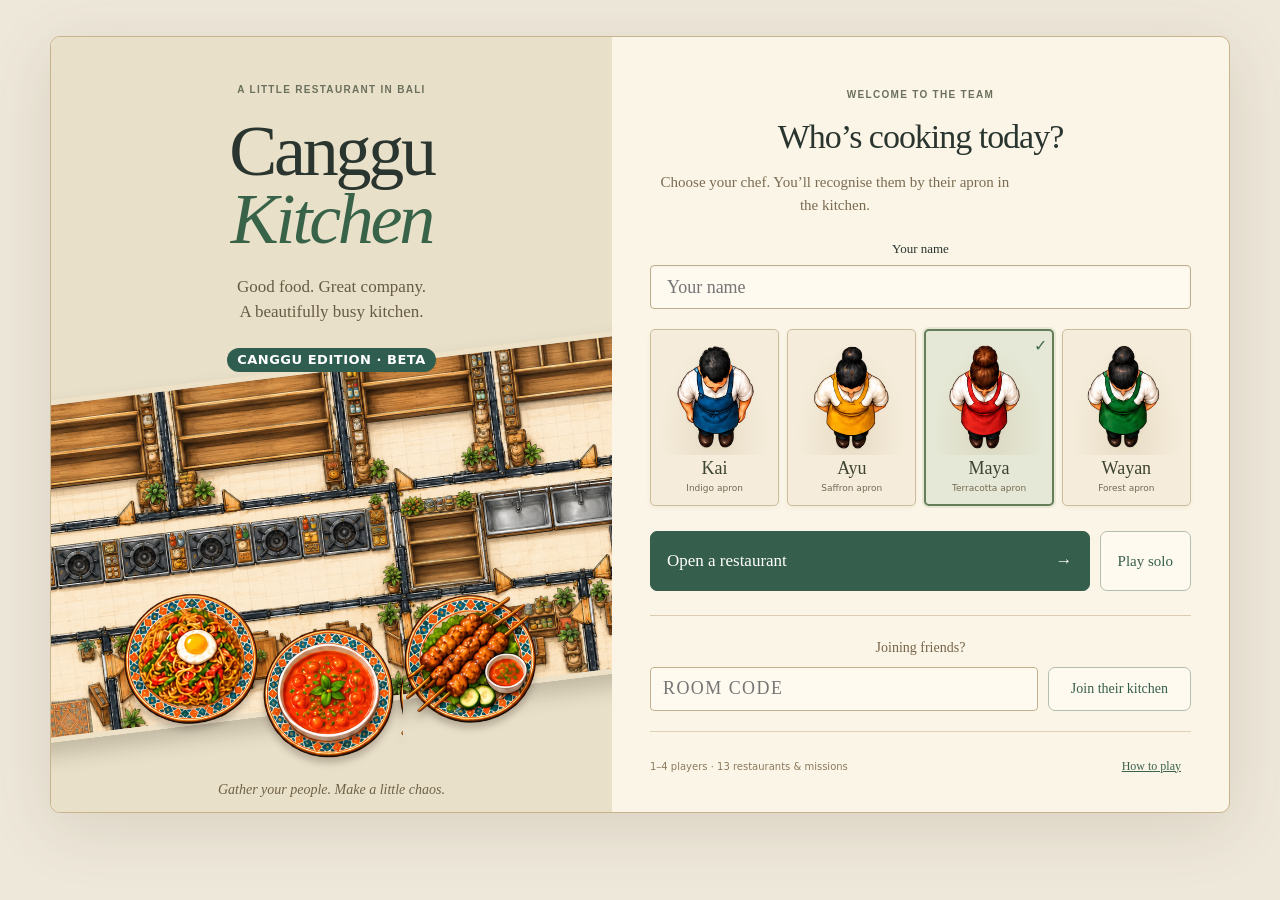
<file: index.html>
<!doctype html><html><head><meta charset="utf-8"><meta http-equiv="refresh" content="0;url=canggu/"><title>Canggu Kitchen</title></head><body><a href="canggu/">Open Canggu Kitchen beta</a> · <a href="archive/original/">Archived original</a></body></html>
</file>
